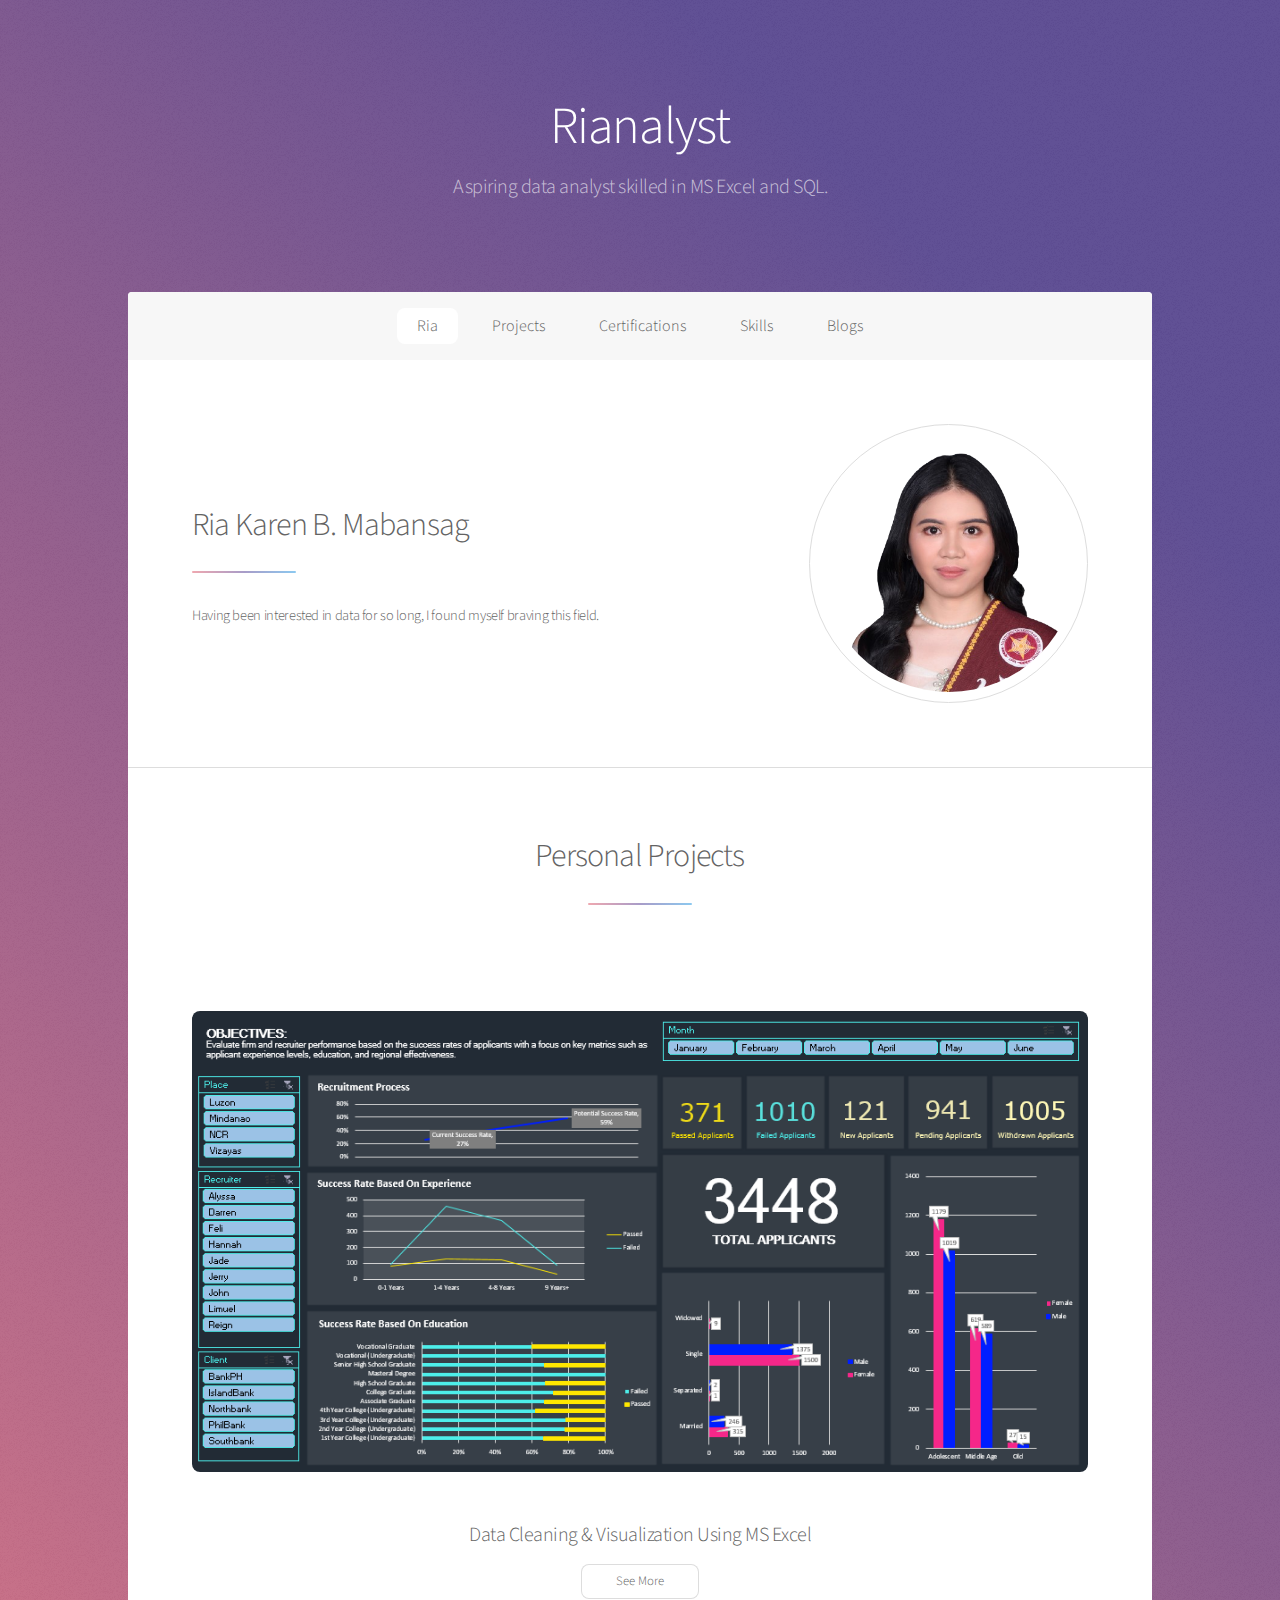
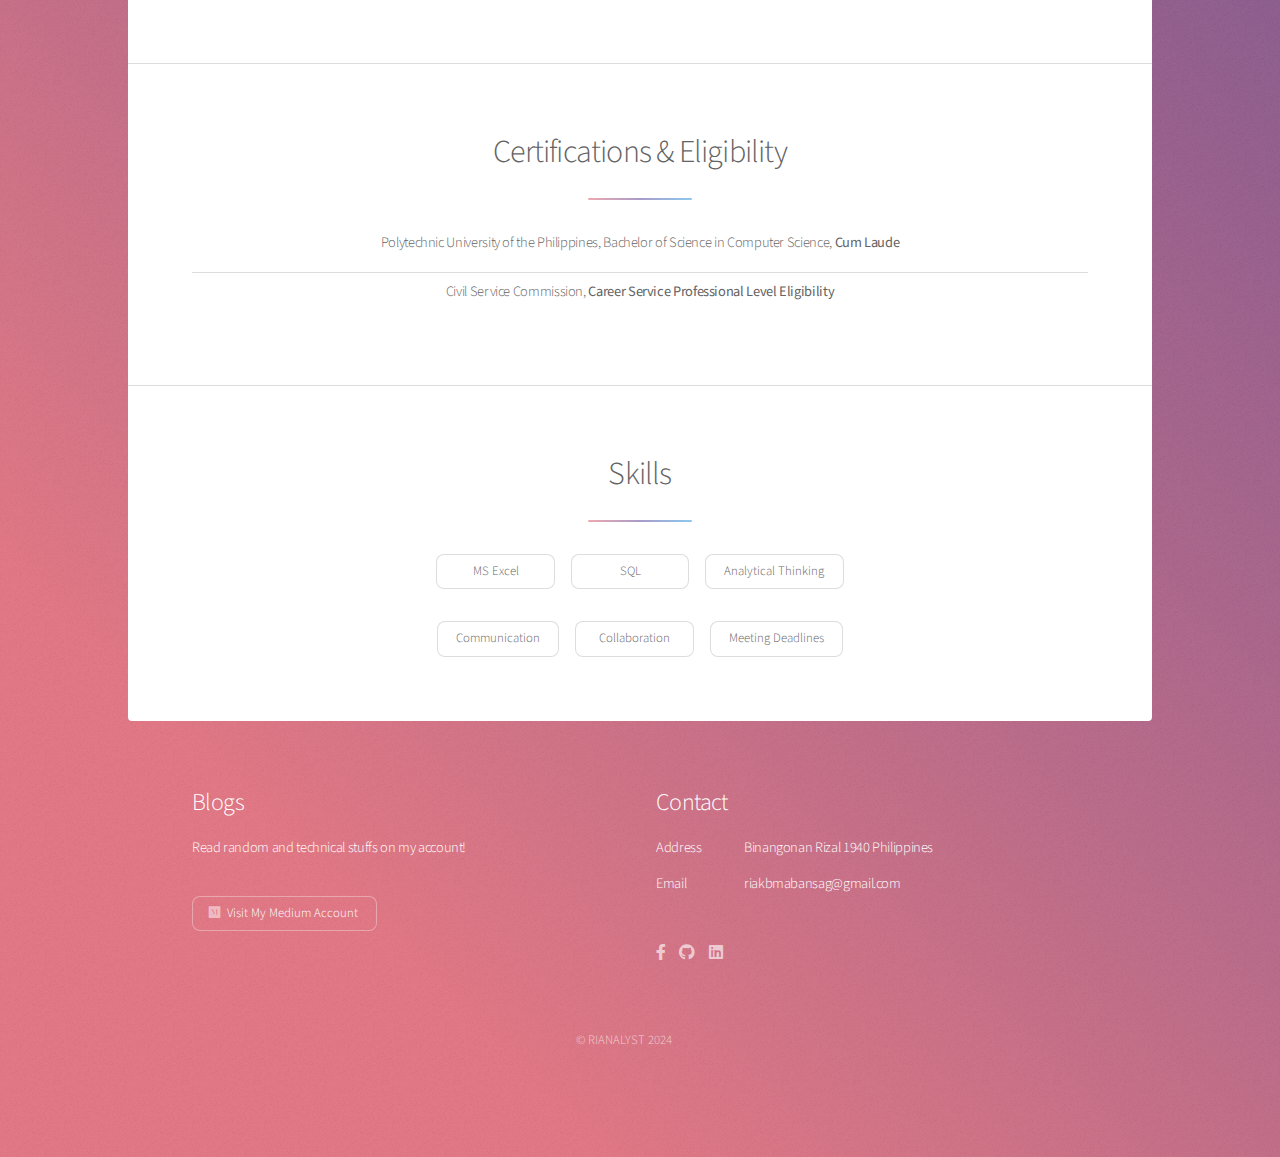
<file: index.html>
<!DOCTYPE HTML>

<html>
	<head>
		<title>Rianalyst</title>
		<meta charset="utf-8" />
		<meta name="viewport" content="width=device-width, initial-scale=1, user-scalable=no" />
		<link rel="stylesheet" href="assets/css/main.css" />
		<noscript><link rel="stylesheet" href="assets/css/noscript.css" /></noscript>
	</head>
	<body class="is-preload">

		<!-- Wrapper -->
			<div id="wrapper">

				<!-- Header -->
					<header id="header" class="alt">
						<h1>Rianalyst</h1>
						<p>Aspiring data analyst skilled in MS Excel and SQL.</p>
					</header>

				<!-- Nav -->
					<nav id="nav">
						<ul>
							<li><a href="#ria" class="active">Ria</a></li>
							<li><a href="#projects">Projects</a></li>
							<li><a href="#certs">Certifications</a></li>
							<li><a href="#skills">Skills</a></li>
							<li><a href="#blogs">Blogs</a></li>
						</ul>
					</nav>

				<!-- Main -->
					<div id="main">

						<!-- First -->
							<section id="ria" class="main">
								<div class="spotlight">
									<div class="content">
										<header class="major">
											<h2>Ria Karen B. Mabansag</h2>
										</header>
										<h5>Having been interested in data for so long, I found myself braving this field.</h5>
									</div>
									<span class="image"><img src="pics/MyPic.png" alt="" /></span>
								</div>
							</section>
						
						<!-- Second -->
						<section id="projects" class="main special">
							<header class="major">
								<h2>Personal Projects</h2>
								<br>
							</header>

							<div class="box alt">
								<div class="row gtr-uniform">
									<div class="col-12"><span class="image fit"><img src="pics/P1.PNG" alt="" /></span></div>
								</div>
							</div>
							
							<footer class="major">
								<h3>Data Cleaning & Visualization Using MS Excel</h3>
								<ul class="actions special">
									<li><a href="projects/projectone.html" target="_blank" class="button small">See More</a></li>
								</ul>
							</footer>
						</section>

						<!-- Third -->
						<section id="certs" class="main special">
							<div class="spotlight">
								<div class="content">
									<header class="major">
										<h2>Certifications & Eligibility</h2>
									</header>
									<ul class="alt">
										<li><h5>Polytechnic University of the Philippines, Bachelor of Science in Computer Science,
											<strong>Cum Laude</strong></h5></li>
										<li><h5>Civil Service Commission, <strong>Career Service Professional Level Eligibility</strong></h5></li>
									</ul>
								</div>
							</div>
						</section>

						<!-- Fourth -->
						<section id="skills" class="main special">
							<div class="spotlight">
								<div class="content">
									<header class="major">
										<h2>Skills</h2>
									</header>
									<ul class="actions special">
										<li><a class="button small">MS Excel</a></li>
										<li><a class="button small">SQL</a></li>
										<li><a class="button small">Analytical Thinking</a></li>
									</ul>
									<ul class="actions special">
										<li><a class="button small">Communication</a></li>
										<li><a class="button small">Collaboration</a></li>
										<li><a class="button small">Meeting Deadlines</a></li>
									</ul>
								</div>
							</div>
						</section>
					</div>

				<!-- Footer -->
					<footer id="footer">
						<section id="blogs">
							<h2>Blogs</h2>
							<h5>Read random and technical stuffs on my account!</h5>
							<br>
							<ul class="actions">
								<li><a href="https://medium.com/@riakbmabansag" class="button small icon solid brands fa-medium">Visit My Medium Account</a></li>
							</ul>
						</section>
						<section>
							<h2>Contact</h2>
							<dl class="alt">
								<dt><h5>Address</h5></dt>
								<dd><h5>Binangonan Rizal 1940 Philippines</h5></dd>
								<dt><h5>Email</h5></dt>
								<dd><a href="mailto:riakbmabansag@gmail.com" target="_blank"><h5>riakbmabansag@gmail.com</h5></a></dd>
							</dl>
							<ul class="icons">
								<li><a href="https://web.facebook.com/karen.benitezmabansag/" target="_blank" class="icon brands fa-facebook-f"><span class="label">Facebook</span></a></li>
								<li><a href="https://github.com/riavx" target="_blank" class="icon brands fa-github"><span class="label">GitHub</span></a></li>
								<li><a href="https://www.linkedin.com/in/ria-karen-mabansag-a00b29259/" target="_blank" class="icon brands fa-linkedin"><span class="label">LinkedIn</span></a></li>
							</ul>
						</section>
						<p class="copyright">&copy; RIANALYST 2024</p>
					</footer>

			</div>

		<!-- Scripts -->
			<script src="assets/js/jquery.min.js"></script>
			<script src="assets/js/jquery.scrollex.min.js"></script>
			<script src="assets/js/jquery.scrolly.min.js"></script>
			<script src="assets/js/browser.min.js"></script>
			<script src="assets/js/breakpoints.min.js"></script>
			<script src="assets/js/util.js"></script>
			<script src="assets/js/main.js"></script>

	</body>
</html>
</file>
<file: assets/css/noscript.css>
/*
	Stellar by HTML5 UP
	html5up.net | @ajlkn
	Free for personal and commercial use under the CCA 3.0 license (html5up.net/license)
*/

/* Header */

	body.is-preload #header.alt > * {
		opacity: 1;
	}

	body.is-preload #header.alt .logo {
		-moz-transform: none;
		-webkit-transform: none;
		-ms-transform: none;
		transform: none;
	}
</file>
<file: assets/css/main.css>
@import url(fontawesome-all.min.css);
@import 'https://fonts.googleapis.com/css?family=Source+Sans+Pro:300,400';

/*
	Stellar by HTML5 UP
	html5up.net | @ajlkn
	Free for personal and commercial use under the CCA 3.0 license (html5up.net/license)
*/

html, body, div, span, applet, object,
iframe, h1, h2, h3, h4, h5, h6, p, blockquote,
pre, a, abbr, acronym, address, big, cite,
code, del, dfn, em, img, ins, kbd, q, s, samp,
small, strike, strong, sub, sup, tt, var, b,
u, i, center, dl, dt, dd, ol, ul, li, fieldset,
form, label, legend, table, caption, tbody,
tfoot, thead, tr, th, td, article, aside,
canvas, details, embed, figure, figcaption,
footer, header, hgroup, menu, nav, output, ruby,
section, summary, time, mark, audio, video {
	margin: 0;
	padding: 0;
	border: 0;
	font-size: 100%;
	font: inherit;
	vertical-align: baseline;}

article, aside, details, figcaption, figure,
footer, header, hgroup, menu, nav, section {
	display: block;}

body {
	line-height: 1;
}

ol, ul {
	list-style: none;
}

blockquote, q {
	quotes: none;
}

	blockquote:before, blockquote:after, q:before, q:after {
		content: '';
		content: none;
	}

table {
	border-collapse: collapse;
	border-spacing: 0;
}

body {
	-webkit-text-size-adjust: none;
}

mark {
	background-color: transparent;
	color: inherit;
}

input::-moz-focus-inner {
	border: 0;
	padding: 0;
}

input, select, textarea {
	-moz-appearance: none;
	-webkit-appearance: none;
	-ms-appearance: none;
	appearance: none;
}

/* Basic */

	@-ms-viewport {
		width: device-width;
	}

	body {
		-ms-overflow-style: scrollbar;
	}

	@media screen and (max-width: 480px) {

		html, body {
			min-width: 320px;
		}

	}

	html {
		box-sizing: border-box;
	}

	*, *:before, *:after {
		box-sizing: inherit;
	}

	body {
		background-color: #935d8c;
		background-image: url("images/overlay.png"), -moz-linear-gradient(45deg, #e37682 15%, #5f4d93 85%);
		background-image: url("images/overlay.png"), -webkit-linear-gradient(45deg, #e37682 15%, #5f4d93 85%);
		background-image: url("images/overlay.png"), -ms-linear-gradient(45deg, #e37682 15%, #5f4d93 85%);
		background-image: url("images/overlay.png"), linear-gradient(45deg, #e37682 15%, #5f4d93 85%);
	}

		body.is-preload *, body.is-preload *:before, body.is-preload *:after {
			-moz-animation: none !important;
			-webkit-animation: none !important;
			-ms-animation: none !important;
			animation: none !important;
			-moz-transition: none !important;
			-webkit-transition: none !important;
			-ms-transition: none !important;
			transition: none !important;
		}

/* Type */

	body {
		background-color: #935d8c;
		color: rgba(255, 255, 255, 0.65);
	}

	body, input, select, textarea {
		font-family: "Source Sans Pro", Helvetica, sans-serif;
		font-size: 17pt;
		font-weight: 300;
		line-height: 1.65;
	}

		@media screen and (max-width: 1680px) {

			body, input, select, textarea {
				font-size: 14pt;
			}

		}

		@media screen and (max-width: 1280px) {

			body, input, select, textarea {
				font-size: 12pt;
			}

		}

		@media screen and (max-width: 360px) {

			body, input, select, textarea {
				font-size: 11pt;
			}

		}

	a {
		-moz-transition: color 0.2s ease, border-bottom 0.2s ease;
		-webkit-transition: color 0.2s ease, border-bottom 0.2s ease;
		-ms-transition: color 0.2s ease, border-bottom 0.2s ease;
		transition: color 0.2s ease, border-bottom 0.2s ease;
		text-decoration: none;
		border-bottom: dotted 1px;
		color: inherit;
	}

		a:hover {
			border-bottom-color: transparent;
		}

	strong, b {
		font-weight: 400;
	}

	em, i {
		font-style: italic;
	}

	p {
		margin: 0 0 2em 0;
	}

		p.content {
			-moz-columns: 20em 2;
			-webkit-columns: 20em 2;
			-ms-columns: 20em 2;
			columns: 20em 2;
			-moz-column-gap: 2em;
			-webkit-column-gap: 2em;
			-ms-column-gap: 2em;
			column-gap: 2em;
			text-align: justify;
		}

	h1, h2, h3, h4, h5, h6 {
		font-weight: 300;
		line-height: 1.5;
		margin: 0 0 0.7em 0;
		letter-spacing: -0.025em;
	}

		h1 a, h2 a, h3 a, h4 a, h5 a, h6 a {
			color: inherit;
			text-decoration: none;
		}

	h1 {
		font-size: 2.5em;
		line-height: 1.2;
	}

	h2 {
		font-size: 1.5em;
	}

	h3 {
		font-size: 1.25em;
	}

	h4 {
		font-size: 1.1em;
	}

	h5 {
		font-size: 0.9em;
	}

	h6 {
		font-size: 0.7em;
	}

	@media screen and (max-width: 736px) {

		h1 {
			font-size: 2em;
		}

	}

	sub {
		font-size: 0.8em;
		position: relative;
		top: 0.5em;
	}

	sup {
		font-size: 0.8em;
		position: relative;
		top: -0.5em;
	}

	blockquote {
		border-left: solid 4px;
		font-style: italic;
		margin: 0 0 2em 0;
		padding: 0.5em 0 0.5em 2em;
	}

	code {
		border-radius: 8px;
		border: solid 1px;
		font-family: "Courier New", monospace;
		font-size: 0.9em;
		margin: 0 0.25em;
		padding: 0.25em 0.65em;
	}

	pre {
		-webkit-overflow-scrolling: touch;
		font-family: "Courier New", monospace;
		font-size: 0.9em;
		margin: 0 0 2em 0;
	}

		pre code {
			display: block;
			line-height: 1.75;
			padding: 1em 1.5em;
			overflow-x: auto;
		}

	hr {
		border: 0;
		border-bottom: solid 1px;
		margin: 2em 0;
	}

		hr.major {
			margin: 3em 0;
		}

	.align-left {
		text-align: left;
	}

	.align-center {
		text-align: center;
	}

	.align-right {
		text-align: right;
	}

	input, select, textarea {
		color: #ffffff;
	}

	a:hover {
		color: #ffffff;
	}

	strong, b {
		color: #ffffff;
	}

	h1, h2, h3, h4, h5, h6 {
		color: #ffffff;
	}

	blockquote {
		border-left-color: rgba(255, 255, 255, 0.35);
	}

	code {
		background: rgba(255, 255, 255, 0.075);
		border-color: rgba(255, 255, 255, 0.35);
	}

	hr {
		border-bottom-color: rgba(255, 255, 255, 0.35);
	}

/* Row */

	.row {
		display: flex;
		flex-wrap: wrap;
		box-sizing: border-box;
		align-items: stretch;
	}

		.row > * {
			box-sizing: border-box;
		}

		.row.gtr-uniform > * > :last-child {
			margin-bottom: 0;
		}

		.row.aln-left {
			justify-content: flex-start;
		}

		.row.aln-center {
			justify-content: center;
		}

		.row.aln-right {
			justify-content: flex-end;
		}

		.row.aln-top {
			align-items: flex-start;
		}

		.row.aln-middle {
			align-items: center;
		}

		.row.aln-bottom {
			align-items: flex-end;
		}

		.row > .imp {
			order: -1;
		}

		.row > .col-1 {
			width: 8.33333%;
		}

		.row > .off-1 {
			margin-left: 8.33333%;
		}

		.row > .col-2 {
			width: 16.66667%;
		}

		.row > .off-2 {
			margin-left: 16.66667%;
		}

		.row > .col-3 {
			width: 25%;
		}

		.row > .off-3 {
			margin-left: 25%;
		}

		.row > .col-4 {
			width: 33.33333%;
		}

		.row > .off-4 {
			margin-left: 33.33333%;
		}

		.row > .col-5 {
			width: 41.66667%;
		}

		.row > .off-5 {
			margin-left: 41.66667%;
		}

		.row > .col-6 {
			width: 50%;
		}

		.row > .off-6 {
			margin-left: 50%;
		}

		.row > .col-7 {
			width: 58.33333%;
		}

		.row > .off-7 {
			margin-left: 58.33333%;
		}

		.row > .col-8 {
			width: 66.66667%;
		}

		.row > .off-8 {
			margin-left: 66.66667%;
		}

		.row > .col-9 {
			width: 75%;
		}

		.row > .off-9 {
			margin-left: 75%;
		}

		.row > .col-10 {
			width: 83.33333%;
		}

		.row > .off-10 {
			margin-left: 83.33333%;
		}

		.row > .col-11 {
			width: 91.66667%;
		}

		.row > .off-11 {
			margin-left: 91.66667%;
		}

		.row > .col-12 {
			width: 100%;
		}

		.row > .off-12 {
			margin-left: 100%;
		}

		.row.gtr-0 {
			margin-top: 0;
			margin-left: 0em;
		}

			.row.gtr-0 > * {
				padding: 0 0 0 0em;
			}

			.row.gtr-0.gtr-uniform {
				margin-top: 0em;
			}

				.row.gtr-0.gtr-uniform > * {
					padding-top: 0em;
				}

		.row.gtr-25 {
			margin-top: 0;
			margin-left: -0.375em;
		}

			.row.gtr-25 > * {
				padding: 0 0 0 0.375em;
			}

			.row.gtr-25.gtr-uniform {
				margin-top: -0.375em;
			}

				.row.gtr-25.gtr-uniform > * {
					padding-top: 0.375em;
				}

		.row.gtr-50 {
			margin-top: 0;
			margin-left: -0.75em;
		}

			.row.gtr-50 > * {
				padding: 0 0 0 0.75em;
			}

			.row.gtr-50.gtr-uniform {
				margin-top: -0.75em;
			}

				.row.gtr-50.gtr-uniform > * {
					padding-top: 0.75em;
				}

		.row {
			margin-top: 0;
			margin-left: -1.5em;
		}

			.row > * {
				padding: 0 0 0 1.5em;
			}

			.row.gtr-uniform {
				margin-top: -1.5em;
			}

				.row.gtr-uniform > * {
					padding-top: 1.5em;
				}

		.row.gtr-150 {
			margin-top: 0;
			margin-left: -2.25em;
		}

			.row.gtr-150 > * {
				padding: 0 0 0 2.25em;
			}

			.row.gtr-150.gtr-uniform {
				margin-top: -2.25em;
			}

				.row.gtr-150.gtr-uniform > * {
					padding-top: 2.25em;
				}

		.row.gtr-200 {
			margin-top: 0;
			margin-left: -3em;
		}

			.row.gtr-200 > * {
				padding: 0 0 0 3em;
			}

			.row.gtr-200.gtr-uniform {
				margin-top: -3em;
			}

				.row.gtr-200.gtr-uniform > * {
					padding-top: 3em;
				}

		@media screen and (max-width: 1680px) {

			.row {
				display: flex;
				flex-wrap: wrap;
				box-sizing: border-box;
				align-items: stretch;
			}

				.row > * {
					box-sizing: border-box;
				}

				.row.gtr-uniform > * > :last-child {
					margin-bottom: 0;
				}

				.row.aln-left {
					justify-content: flex-start;
				}

				.row.aln-center {
					justify-content: center;
				}

				.row.aln-right {
					justify-content: flex-end;
				}

				.row.aln-top {
					align-items: flex-start;
				}

				.row.aln-middle {
					align-items: center;
				}

				.row.aln-bottom {
					align-items: flex-end;
				}

				.row > .imp-xlarge {
					order: -1;
				}

				.row > .col-1-xlarge {
					width: 8.33333%;
				}

				.row > .off-1-xlarge {
					margin-left: 8.33333%;
				}

				.row > .col-2-xlarge {
					width: 16.66667%;
				}

				.row > .off-2-xlarge {
					margin-left: 16.66667%;
				}

				.row > .col-3-xlarge {
					width: 25%;
				}

				.row > .off-3-xlarge {
					margin-left: 25%;
				}

				.row > .col-4-xlarge {
					width: 33.33333%;
				}

				.row > .off-4-xlarge {
					margin-left: 33.33333%;
				}

				.row > .col-5-xlarge {
					width: 41.66667%;
				}

				.row > .off-5-xlarge {
					margin-left: 41.66667%;
				}

				.row > .col-6-xlarge {
					width: 50%;
				}

				.row > .off-6-xlarge {
					margin-left: 50%;
				}

				.row > .col-7-xlarge {
					width: 58.33333%;
				}

				.row > .off-7-xlarge {
					margin-left: 58.33333%;
				}

				.row > .col-8-xlarge {
					width: 66.66667%;
				}

				.row > .off-8-xlarge {
					margin-left: 66.66667%;
				}

				.row > .col-9-xlarge {
					width: 75%;
				}

				.row > .off-9-xlarge {
					margin-left: 75%;
				}

				.row > .col-10-xlarge {
					width: 83.33333%;
				}

				.row > .off-10-xlarge {
					margin-left: 83.33333%;
				}

				.row > .col-11-xlarge {
					width: 91.66667%;
				}

				.row > .off-11-xlarge {
					margin-left: 91.66667%;
				}

				.row > .col-12-xlarge {
					width: 100%;
				}

				.row > .off-12-xlarge {
					margin-left: 100%;
				}

				.row.gtr-0 {
					margin-top: 0;
					margin-left: 0em;
				}

					.row.gtr-0 > * {
						padding: 0 0 0 0em;
					}

					.row.gtr-0.gtr-uniform {
						margin-top: 0em;
					}

						.row.gtr-0.gtr-uniform > * {
							padding-top: 0em;
						}

				.row.gtr-25 {
					margin-top: 0;
					margin-left: -0.375em;
				}

					.row.gtr-25 > * {
						padding: 0 0 0 0.375em;
					}

					.row.gtr-25.gtr-uniform {
						margin-top: -0.375em;
					}

						.row.gtr-25.gtr-uniform > * {
							padding-top: 0.375em;
						}

				.row.gtr-50 {
					margin-top: 0;
					margin-left: -0.75em;
				}

					.row.gtr-50 > * {
						padding: 0 0 0 0.75em;
					}

					.row.gtr-50.gtr-uniform {
						margin-top: -0.75em;
					}

						.row.gtr-50.gtr-uniform > * {
							padding-top: 0.75em;
						}

				.row {
					margin-top: 0;
					margin-left: -1.5em;
				}

					.row > * {
						padding: 0 0 0 1.5em;
					}

					.row.gtr-uniform {
						margin-top: -1.5em;
					}

						.row.gtr-uniform > * {
							padding-top: 1.5em;
						}

				.row.gtr-150 {
					margin-top: 0;
					margin-left: -2.25em;
				}

					.row.gtr-150 > * {
						padding: 0 0 0 2.25em;
					}

					.row.gtr-150.gtr-uniform {
						margin-top: -2.25em;
					}

						.row.gtr-150.gtr-uniform > * {
							padding-top: 2.25em;
						}

				.row.gtr-200 {
					margin-top: 0;
					margin-left: -3em;
				}

					.row.gtr-200 > * {
						padding: 0 0 0 3em;
					}

					.row.gtr-200.gtr-uniform {
						margin-top: -3em;
					}

						.row.gtr-200.gtr-uniform > * {
							padding-top: 3em;
						}

		}

		@media screen and (max-width: 1280px) {

			.row {
				display: flex;
				flex-wrap: wrap;
				box-sizing: border-box;
				align-items: stretch;
			}

				.row > * {
					box-sizing: border-box;
				}

				.row.gtr-uniform > * > :last-child {
					margin-bottom: 0;
				}

				.row.aln-left {
					justify-content: flex-start;
				}

				.row.aln-center {
					justify-content: center;
				}

				.row.aln-right {
					justify-content: flex-end;
				}

				.row.aln-top {
					align-items: flex-start;
				}

				.row.aln-middle {
					align-items: center;
				}

				.row.aln-bottom {
					align-items: flex-end;
				}

				.row > .imp-large {
					order: -1;
				}

				.row > .col-1-large {
					width: 8.33333%;
				}

				.row > .off-1-large {
					margin-left: 8.33333%;
				}

				.row > .col-2-large {
					width: 16.66667%;
				}

				.row > .off-2-large {
					margin-left: 16.66667%;
				}

				.row > .col-3-large {
					width: 25%;
				}

				.row > .off-3-large {
					margin-left: 25%;
				}

				.row > .col-4-large {
					width: 33.33333%;
				}

				.row > .off-4-large {
					margin-left: 33.33333%;
				}

				.row > .col-5-large {
					width: 41.66667%;
				}

				.row > .off-5-large {
					margin-left: 41.66667%;
				}

				.row > .col-6-large {
					width: 50%;
				}

				.row > .off-6-large {
					margin-left: 50%;
				}

				.row > .col-7-large {
					width: 58.33333%;
				}

				.row > .off-7-large {
					margin-left: 58.33333%;
				}

				.row > .col-8-large {
					width: 66.66667%;
				}

				.row > .off-8-large {
					margin-left: 66.66667%;
				}

				.row > .col-9-large {
					width: 75%;
				}

				.row > .off-9-large {
					margin-left: 75%;
				}

				.row > .col-10-large {
					width: 83.33333%;
				}

				.row > .off-10-large {
					margin-left: 83.33333%;
				}

				.row > .col-11-large {
					width: 91.66667%;
				}

				.row > .off-11-large {
					margin-left: 91.66667%;
				}

				.row > .col-12-large {
					width: 100%;
				}

				.row > .off-12-large {
					margin-left: 100%;
				}

				.row.gtr-0 {
					margin-top: 0;
					margin-left: 0em;
				}

					.row.gtr-0 > * {
						padding: 0 0 0 0em;
					}

					.row.gtr-0.gtr-uniform {
						margin-top: 0em;
					}

						.row.gtr-0.gtr-uniform > * {
							padding-top: 0em;
						}

				.row.gtr-25 {
					margin-top: 0;
					margin-left: -0.375em;
				}

					.row.gtr-25 > * {
						padding: 0 0 0 0.375em;
					}

					.row.gtr-25.gtr-uniform {
						margin-top: -0.375em;
					}

						.row.gtr-25.gtr-uniform > * {
							padding-top: 0.375em;
						}

				.row.gtr-50 {
					margin-top: 0;
					margin-left: -0.75em;
				}

					.row.gtr-50 > * {
						padding: 0 0 0 0.75em;
					}

					.row.gtr-50.gtr-uniform {
						margin-top: -0.75em;
					}

						.row.gtr-50.gtr-uniform > * {
							padding-top: 0.75em;
						}

				.row {
					margin-top: 0;
					margin-left: -1.5em;
				}

					.row > * {
						padding: 0 0 0 1.5em;
					}

					.row.gtr-uniform {
						margin-top: -1.5em;
					}

						.row.gtr-uniform > * {
							padding-top: 1.5em;
						}

				.row.gtr-150 {
					margin-top: 0;
					margin-left: -2.25em;
				}

					.row.gtr-150 > * {
						padding: 0 0 0 2.25em;
					}

					.row.gtr-150.gtr-uniform {
						margin-top: -2.25em;
					}

						.row.gtr-150.gtr-uniform > * {
							padding-top: 2.25em;
						}

				.row.gtr-200 {
					margin-top: 0;
					margin-left: -3em;
				}

					.row.gtr-200 > * {
						padding: 0 0 0 3em;
					}

					.row.gtr-200.gtr-uniform {
						margin-top: -3em;
					}

						.row.gtr-200.gtr-uniform > * {
							padding-top: 3em;
						}

		}

		@media screen and (max-width: 980px) {

			.row {
				display: flex;
				flex-wrap: wrap;
				box-sizing: border-box;
				align-items: stretch;
			}

				.row > * {
					box-sizing: border-box;
				}

				.row.gtr-uniform > * > :last-child {
					margin-bottom: 0;
				}

				.row.aln-left {
					justify-content: flex-start;
				}

				.row.aln-center {
					justify-content: center;
				}

				.row.aln-right {
					justify-content: flex-end;
				}

				.row.aln-top {
					align-items: flex-start;
				}

				.row.aln-middle {
					align-items: center;
				}

				.row.aln-bottom {
					align-items: flex-end;
				}

				.row > .imp-medium {
					order: -1;
				}

				.row > .col-1-medium {
					width: 8.33333%;
				}

				.row > .off-1-medium {
					margin-left: 8.33333%;
				}

				.row > .col-2-medium {
					width: 16.66667%;
				}

				.row > .off-2-medium {
					margin-left: 16.66667%;
				}

				.row > .col-3-medium {
					width: 25%;
				}

				.row > .off-3-medium {
					margin-left: 25%;
				}

				.row > .col-4-medium {
					width: 33.33333%;
				}

				.row > .off-4-medium {
					margin-left: 33.33333%;
				}

				.row > .col-5-medium {
					width: 41.66667%;
				}

				.row > .off-5-medium {
					margin-left: 41.66667%;
				}

				.row > .col-6-medium {
					width: 50%;
				}

				.row > .off-6-medium {
					margin-left: 50%;
				}

				.row > .col-7-medium {
					width: 58.33333%;
				}

				.row > .off-7-medium {
					margin-left: 58.33333%;
				}

				.row > .col-8-medium {
					width: 66.66667%;
				}

				.row > .off-8-medium {
					margin-left: 66.66667%;
				}

				.row > .col-9-medium {
					width: 75%;
				}

				.row > .off-9-medium {
					margin-left: 75%;
				}

				.row > .col-10-medium {
					width: 83.33333%;
				}

				.row > .off-10-medium {
					margin-left: 83.33333%;
				}

				.row > .col-11-medium {
					width: 91.66667%;
				}

				.row > .off-11-medium {
					margin-left: 91.66667%;
				}

				.row > .col-12-medium {
					width: 100%;
				}

				.row > .off-12-medium {
					margin-left: 100%;
				}

				.row.gtr-0 {
					margin-top: 0;
					margin-left: 0em;
				}

					.row.gtr-0 > * {
						padding: 0 0 0 0em;
					}

					.row.gtr-0.gtr-uniform {
						margin-top: 0em;
					}

						.row.gtr-0.gtr-uniform > * {
							padding-top: 0em;
						}

				.row.gtr-25 {
					margin-top: 0;
					margin-left: -0.375em;
				}

					.row.gtr-25 > * {
						padding: 0 0 0 0.375em;
					}

					.row.gtr-25.gtr-uniform {
						margin-top: -0.375em;
					}

						.row.gtr-25.gtr-uniform > * {
							padding-top: 0.375em;
						}

				.row.gtr-50 {
					margin-top: 0;
					margin-left: -0.75em;
				}

					.row.gtr-50 > * {
						padding: 0 0 0 0.75em;
					}

					.row.gtr-50.gtr-uniform {
						margin-top: -0.75em;
					}

						.row.gtr-50.gtr-uniform > * {
							padding-top: 0.75em;
						}

				.row {
					margin-top: 0;
					margin-left: -1.5em;
				}

					.row > * {
						padding: 0 0 0 1.5em;
					}

					.row.gtr-uniform {
						margin-top: -1.5em;
					}

						.row.gtr-uniform > * {
							padding-top: 1.5em;
						}

				.row.gtr-150 {
					margin-top: 0;
					margin-left: -2.25em;
				}

					.row.gtr-150 > * {
						padding: 0 0 0 2.25em;
					}

					.row.gtr-150.gtr-uniform {
						margin-top: -2.25em;
					}

						.row.gtr-150.gtr-uniform > * {
							padding-top: 2.25em;
						}

				.row.gtr-200 {
					margin-top: 0;
					margin-left: -3em;
				}

					.row.gtr-200 > * {
						padding: 0 0 0 3em;
					}

					.row.gtr-200.gtr-uniform {
						margin-top: -3em;
					}

						.row.gtr-200.gtr-uniform > * {
							padding-top: 3em;
						}

		}

		@media screen and (max-width: 736px) {

			.row {
				display: flex;
				flex-wrap: wrap;
				box-sizing: border-box;
				align-items: stretch;
			}

				.row > * {
					box-sizing: border-box;
				}

				.row.gtr-uniform > * > :last-child {
					margin-bottom: 0;
				}

				.row.aln-left {
					justify-content: flex-start;
				}

				.row.aln-center {
					justify-content: center;
				}

				.row.aln-right {
					justify-content: flex-end;
				}

				.row.aln-top {
					align-items: flex-start;
				}

				.row.aln-middle {
					align-items: center;
				}

				.row.aln-bottom {
					align-items: flex-end;
				}

				.row > .imp-small {
					order: -1;
				}

				.row > .col-1-small {
					width: 8.33333%;
				}

				.row > .off-1-small {
					margin-left: 8.33333%;
				}

				.row > .col-2-small {
					width: 16.66667%;
				}

				.row > .off-2-small {
					margin-left: 16.66667%;
				}

				.row > .col-3-small {
					width: 25%;
				}

				.row > .off-3-small {
					margin-left: 25%;
				}

				.row > .col-4-small {
					width: 33.33333%;
				}

				.row > .off-4-small {
					margin-left: 33.33333%;
				}

				.row > .col-5-small {
					width: 41.66667%;
				}

				.row > .off-5-small {
					margin-left: 41.66667%;
				}

				.row > .col-6-small {
					width: 50%;
				}

				.row > .off-6-small {
					margin-left: 50%;
				}

				.row > .col-7-small {
					width: 58.33333%;
				}

				.row > .off-7-small {
					margin-left: 58.33333%;
				}

				.row > .col-8-small {
					width: 66.66667%;
				}

				.row > .off-8-small {
					margin-left: 66.66667%;
				}

				.row > .col-9-small {
					width: 75%;
				}

				.row > .off-9-small {
					margin-left: 75%;
				}

				.row > .col-10-small {
					width: 83.33333%;
				}

				.row > .off-10-small {
					margin-left: 83.33333%;
				}

				.row > .col-11-small {
					width: 91.66667%;
				}

				.row > .off-11-small {
					margin-left: 91.66667%;
				}

				.row > .col-12-small {
					width: 100%;
				}

				.row > .off-12-small {
					margin-left: 100%;
				}

				.row.gtr-0 {
					margin-top: 0;
					margin-left: 0em;
				}

					.row.gtr-0 > * {
						padding: 0 0 0 0em;
					}

					.row.gtr-0.gtr-uniform {
						margin-top: 0em;
					}

						.row.gtr-0.gtr-uniform > * {
							padding-top: 0em;
						}

				.row.gtr-25 {
					margin-top: 0;
					margin-left: -0.25em;
				}

					.row.gtr-25 > * {
						padding: 0 0 0 0.25em;
					}

					.row.gtr-25.gtr-uniform {
						margin-top: -0.25em;
					}

						.row.gtr-25.gtr-uniform > * {
							padding-top: 0.25em;
						}

				.row.gtr-50 {
					margin-top: 0;
					margin-left: -0.5em;
				}

					.row.gtr-50 > * {
						padding: 0 0 0 0.5em;
					}

					.row.gtr-50.gtr-uniform {
						margin-top: -0.5em;
					}

						.row.gtr-50.gtr-uniform > * {
							padding-top: 0.5em;
						}

				.row {
					margin-top: 0;
					margin-left: -1em;
				}

					.row > * {
						padding: 0 0 0 1em;
					}

					.row.gtr-uniform {
						margin-top: -1em;
					}

						.row.gtr-uniform > * {
							padding-top: 1em;
						}

				.row.gtr-150 {
					margin-top: 0;
					margin-left: -1.5em;
				}

					.row.gtr-150 > * {
						padding: 0 0 0 1.5em;
					}

					.row.gtr-150.gtr-uniform {
						margin-top: -1.5em;
					}

						.row.gtr-150.gtr-uniform > * {
							padding-top: 1.5em;
						}

				.row.gtr-200 {
					margin-top: 0;
					margin-left: -2em;
				}

					.row.gtr-200 > * {
						padding: 0 0 0 2em;
					}

					.row.gtr-200.gtr-uniform {
						margin-top: -2em;
					}

						.row.gtr-200.gtr-uniform > * {
							padding-top: 2em;
						}

		}

		@media screen and (max-width: 480px) {

			.row {
				display: flex;
				flex-wrap: wrap;
				box-sizing: border-box;
				align-items: stretch;
			}

				.row > * {
					box-sizing: border-box;
				}

				.row.gtr-uniform > * > :last-child {
					margin-bottom: 0;
				}

				.row.aln-left {
					justify-content: flex-start;
				}

				.row.aln-center {
					justify-content: center;
				}

				.row.aln-right {
					justify-content: flex-end;
				}

				.row.aln-top {
					align-items: flex-start;
				}

				.row.aln-middle {
					align-items: center;
				}

				.row.aln-bottom {
					align-items: flex-end;
				}

				.row > .imp-xsmall {
					order: -1;
				}

				.row > .col-1-xsmall {
					width: 8.33333%;
				}

				.row > .off-1-xsmall {
					margin-left: 8.33333%;
				}

				.row > .col-2-xsmall {
					width: 16.66667%;
				}

				.row > .off-2-xsmall {
					margin-left: 16.66667%;
				}

				.row > .col-3-xsmall {
					width: 25%;
				}

				.row > .off-3-xsmall {
					margin-left: 25%;
				}

				.row > .col-4-xsmall {
					width: 33.33333%;
				}

				.row > .off-4-xsmall {
					margin-left: 33.33333%;
				}

				.row > .col-5-xsmall {
					width: 41.66667%;
				}

				.row > .off-5-xsmall {
					margin-left: 41.66667%;
				}

				.row > .col-6-xsmall {
					width: 50%;
				}

				.row > .off-6-xsmall {
					margin-left: 50%;
				}

				.row > .col-7-xsmall {
					width: 58.33333%;
				}

				.row > .off-7-xsmall {
					margin-left: 58.33333%;
				}

				.row > .col-8-xsmall {
					width: 66.66667%;
				}

				.row > .off-8-xsmall {
					margin-left: 66.66667%;
				}

				.row > .col-9-xsmall {
					width: 75%;
				}

				.row > .off-9-xsmall {
					margin-left: 75%;
				}

				.row > .col-10-xsmall {
					width: 83.33333%;
				}

				.row > .off-10-xsmall {
					margin-left: 83.33333%;
				}

				.row > .col-11-xsmall {
					width: 91.66667%;
				}

				.row > .off-11-xsmall {
					margin-left: 91.66667%;
				}

				.row > .col-12-xsmall {
					width: 100%;
				}

				.row > .off-12-xsmall {
					margin-left: 100%;
				}

				.row.gtr-0 {
					margin-top: 0;
					margin-left: 0em;
				}

					.row.gtr-0 > * {
						padding: 0 0 0 0em;
					}

					.row.gtr-0.gtr-uniform {
						margin-top: 0em;
					}

						.row.gtr-0.gtr-uniform > * {
							padding-top: 0em;
						}

				.row.gtr-25 {
					margin-top: 0;
					margin-left: -0.3125em;
				}

					.row.gtr-25 > * {
						padding: 0 0 0 0.3125em;
					}

					.row.gtr-25.gtr-uniform {
						margin-top: -0.3125em;
					}

						.row.gtr-25.gtr-uniform > * {
							padding-top: 0.3125em;
						}

				.row.gtr-50 {
					margin-top: 0;
					margin-left: -0.625em;
				}

					.row.gtr-50 > * {
						padding: 0 0 0 0.625em;
					}

					.row.gtr-50.gtr-uniform {
						margin-top: -0.625em;
					}

						.row.gtr-50.gtr-uniform > * {
							padding-top: 0.625em;
						}

				.row {
					margin-top: 0;
					margin-left: -1.25em;
				}

					.row > * {
						padding: 0 0 0 1.25em;
					}

					.row.gtr-uniform {
						margin-top: -1.25em;
					}

						.row.gtr-uniform > * {
							padding-top: 1.25em;
						}

				.row.gtr-150 {
					margin-top: 0;
					margin-left: -1.875em;
				}

					.row.gtr-150 > * {
						padding: 0 0 0 1.875em;
					}

					.row.gtr-150.gtr-uniform {
						margin-top: -1.875em;
					}

						.row.gtr-150.gtr-uniform > * {
							padding-top: 1.875em;
						}

				.row.gtr-200 {
					margin-top: 0;
					margin-left: -2.5em;
				}

					.row.gtr-200 > * {
						padding: 0 0 0 2.5em;
					}

					.row.gtr-200.gtr-uniform {
						margin-top: -2.5em;
					}

						.row.gtr-200.gtr-uniform > * {
							padding-top: 2.5em;
						}

		}

/* Box */

	.box {
		border-radius: 8px;
		border: solid;
		margin-bottom: 2em;
		padding: 1.5em;
	}

		.box > :last-child,
		.box > :last-child > :last-child,
		.box > :last-child > :last-child > :last-child {
			margin-bottom: 0;
		}

		.box.alt {
			border: 0;
			border-radius: 0;
			padding: 0;
		}

	.box {
		border-color: rgba(255, 255, 255, 0.35);
	}

/* Button */

	input[type="submit"],
	input[type="reset"],
	input[type="button"],
	button,
	.button {
		-moz-appearance: none;
		-webkit-appearance: none;
		-ms-appearance: none;
		appearance: none;
		-moz-transition: background-color 0.2s ease-in-out, color 0.2s ease-in-out;
		-webkit-transition: background-color 0.2s ease-in-out, color 0.2s ease-in-out;
		-ms-transition: background-color 0.2s ease-in-out, color 0.2s ease-in-out;
		transition: background-color 0.2s ease-in-out, color 0.2s ease-in-out;
		border-radius: 8px;
		border: 0;
		cursor: pointer;
		display: inline-block;
		font-weight: 300;
		height: 2.75em;
		line-height: 2.75em;
		min-width: 9.25em;
		padding: 0 1.5em;
		text-align: center;
		text-decoration: none;
		white-space: nowrap;
	}

		input[type="submit"].icon,
		input[type="reset"].icon,
		input[type="button"].icon,
		button.icon,
		.button.icon {
			padding-left: 1.35em;
		}

			input[type="submit"].icon:before,
			input[type="reset"].icon:before,
			input[type="button"].icon:before,
			button.icon:before,
			.button.icon:before {
				margin-right: 0.5em;
			}

		input[type="submit"].fit,
		input[type="reset"].fit,
		input[type="button"].fit,
		button.fit,
		.button.fit {
			width: 100%;
		}

		input[type="submit"].small,
		input[type="reset"].small,
		input[type="button"].small,
		button.small,
		.button.small {
			font-size: 0.8em;
		}

		input[type="submit"].large,
		input[type="reset"].large,
		input[type="button"].large,
		button.large,
		.button.large {
			font-size: 1.35em;
		}

		input[type="submit"].disabled, input[type="submit"]:disabled,
		input[type="reset"].disabled,
		input[type="reset"]:disabled,
		input[type="button"].disabled,
		input[type="button"]:disabled,
		button.disabled,
		button:disabled,
		.button.disabled,
		.button:disabled {
			pointer-events: none;
			opacity: 0.25;
		}

		@media screen and (max-width: 736px) {

			input[type="submit"],
			input[type="reset"],
			input[type="button"],
			button,
			.button {
				min-width: 0;
			}

		}

	input[type="submit"],
	input[type="reset"],
	input[type="button"],
	button,
	.button {
		background-color: transparent;
		box-shadow: inset 0 0 0 1px rgba(255, 255, 255, 0.35);
		color: #ffffff !important;
	}

		input[type="submit"]:hover,
		input[type="reset"]:hover,
		input[type="button"]:hover,
		button:hover,
		.button:hover {
			background-color: rgba(255, 255, 255, 0.075);
		}

		input[type="submit"]:active,
		input[type="reset"]:active,
		input[type="button"]:active,
		button:active,
		.button:active {
			background-color: rgba(255, 255, 255, 0.2);
		}

		input[type="submit"].icon:before,
		input[type="reset"].icon:before,
		input[type="button"].icon:before,
		button.icon:before,
		.button.icon:before {
			color: rgba(255, 255, 255, 0.5);
		}

		input[type="submit"].primary,
		input[type="reset"].primary,
		input[type="button"].primary,
		button.primary,
		.button.primary {
			background-color: #8cc9f0;
			color: #ffffff !important;
			box-shadow: none;
		}

			input[type="submit"].primary:hover,
			input[type="reset"].primary:hover,
			input[type="button"].primary:hover,
			button.primary:hover,
			.button.primary:hover {
				background-color: #9acff2;
			}

			input[type="submit"].primary:active,
			input[type="reset"].primary:active,
			input[type="button"].primary:active,
			button.primary:active,
			.button.primary:active {
				background-color: #7ec3ee;
			}

			input[type="submit"].primary.icon:before,
			input[type="reset"].primary.icon:before,
			input[type="button"].primary.icon:before,
			button.primary.icon:before,
			.button.primary.icon:before {
				color: #ffffff !important;
			}

/* Form */

	form {
		margin: 0 0 2em 0;
	}

	label {
		display: block;
		font-size: 0.9em;
		font-weight: 400;
		margin: 0 0 1em 0;
	}

	input[type="text"],
	input[type="password"],
	input[type="email"],
	select,
	textarea {
		-moz-appearance: none;
		-webkit-appearance: none;
		-ms-appearance: none;
		appearance: none;
		border-radius: 8px;
		border: solid 1px;
		color: inherit;
		display: block;
		outline: 0;
		padding: 0 1em;
		text-decoration: none;
		width: 100%;
	}

		input[type="text"]:invalid,
		input[type="password"]:invalid,
		input[type="email"]:invalid,
		select:invalid,
		textarea:invalid {
			box-shadow: none;
		}

	select {
		background-size: 1.25rem;
		background-repeat: no-repeat;
		background-position: calc(100% - 1rem) center;
		height: 2.75em;
		padding-right: 2.75em;
		text-overflow: ellipsis;
	}

		select:focus::-ms-value {
			background-color: transparent;
		}

		select::-ms-expand {
			display: none;
		}

	input[type="text"],
	input[type="password"],
	input[type="email"],
	select {
		height: 2.75em;
	}

	textarea {
		padding: 0.75em 1em;
	}

	input[type="checkbox"],
	input[type="radio"] {
		-moz-appearance: none;
		-webkit-appearance: none;
		-ms-appearance: none;
		appearance: none;
		display: block;
		float: left;
		margin-right: -2em;
		opacity: 0;
		width: 1em;
		z-index: -1;
	}

		input[type="checkbox"] + label,
		input[type="radio"] + label {
			text-decoration: none;
			cursor: pointer;
			display: inline-block;
			font-size: 1em;
			font-weight: 300;
			padding-left: 2.4em;
			padding-right: 0.75em;
			position: relative;
		}

			input[type="checkbox"] + label:before,
			input[type="radio"] + label:before {
				-moz-osx-font-smoothing: grayscale;
				-webkit-font-smoothing: antialiased;
				display: inline-block;
				font-style: normal;
				font-variant: normal;
				text-rendering: auto;
				line-height: 1;
				text-transform: none !important;
				font-family: 'Font Awesome 5 Free';
				font-weight: 900;
			}

			input[type="checkbox"] + label:before,
			input[type="radio"] + label:before {
				border-radius: 8px;
				border: solid 1px;
				content: '';
				display: inline-block;
				font-size: 0.8em;
				height: 2.0625em;
				left: 0;
				line-height: 2.0625em;
				position: absolute;
				text-align: center;
				top: 0;
				width: 2.0625em;
			}

		input[type="checkbox"]:checked + label:before,
		input[type="radio"]:checked + label:before {
			content: '\f00c';
		}

	input[type="checkbox"] + label:before {
		border-radius: 8px;
	}

	input[type="radio"] + label:before {
		border-radius: 100%;
	}

	::-webkit-input-placeholder {
		opacity: 1.0;
	}

	:-moz-placeholder {
		opacity: 1.0;
	}

	::-moz-placeholder {
		opacity: 1.0;
	}

	:-ms-input-placeholder {
		opacity: 1.0;
	}

	label {
		color: #ffffff;
	}

	input[type="text"],
	input[type="password"],
	input[type="email"],
	select,
	textarea {
		background-color: rgba(255, 255, 255, 0.075);
		border-color: rgba(255, 255, 255, 0.35);
	}

		input[type="text"]:focus,
		input[type="password"]:focus,
		input[type="email"]:focus,
		select:focus,
		textarea:focus {
			border-color: #8cc9f0;
			box-shadow: 0 0 0 1px #8cc9f0;
		}

	select {
		background-image: url("data:image/svg+xml;charset=utf8,%3Csvg xmlns='http://www.w3.org/2000/svg' width='40' height='40' preserveAspectRatio='none' viewBox='0 0 40 40'%3E%3Cpath d='M9.4,12.3l10.4,10.4l10.4-10.4c0.2-0.2,0.5-0.4,0.9-0.4c0.3,0,0.6,0.1,0.9,0.4l3.3,3.3c0.2,0.2,0.4,0.5,0.4,0.9 c0,0.4-0.1,0.6-0.4,0.9L20.7,31.9c-0.2,0.2-0.5,0.4-0.9,0.4c-0.3,0-0.6-0.1-0.9-0.4L4.3,17.3c-0.2-0.2-0.4-0.5-0.4-0.9 c0-0.4,0.1-0.6,0.4-0.9l3.3-3.3c0.2-0.2,0.5-0.4,0.9-0.4S9.1,12.1,9.4,12.3z' fill='rgba(255, 255, 255, 0.35)' /%3E%3C/svg%3E");
	}

		select option {
			color: #ffffff;
			background: #935d8c;
		}

	input[type="checkbox"] + label,
	input[type="radio"] + label {
		color: rgba(255, 255, 255, 0.65);
	}

		input[type="checkbox"] + label:before,
		input[type="radio"] + label:before {
			background: rgba(255, 255, 255, 0.075);
			border-color: rgba(255, 255, 255, 0.35);
		}

	input[type="checkbox"]:checked + label:before,
	input[type="radio"]:checked + label:before {
		background-color: #ffffff;
		border-color: #ffffff;
		color: #935d8c;
	}

	input[type="checkbox"]:focus + label:before,
	input[type="radio"]:focus + label:before {
		border-color: #8cc9f0;
		box-shadow: 0 0 0 1px #8cc9f0;
	}

	::-webkit-input-placeholder {
		color: rgba(255, 255, 255, 0.5) !important;
	}

	:-moz-placeholder {
		color: rgba(255, 255, 255, 0.5) !important;
	}

	::-moz-placeholder {
		color: rgba(255, 255, 255, 0.5) !important;
	}

	:-ms-input-placeholder {
		color: rgba(255, 255, 255, 0.5) !important;
	}

	.formerize-placeholder {
		color: rgba(255, 255, 255, 0.5) !important;
	}

/* Icon */

	.icon {
		text-decoration: none;
		-moz-transition: background-color 0.2s ease-in-out, color 0.2s ease-in-out;
		-webkit-transition: background-color 0.2s ease-in-out, color 0.2s ease-in-out;
		-ms-transition: background-color 0.2s ease-in-out, color 0.2s ease-in-out;
		transition: background-color 0.2s ease-in-out, color 0.2s ease-in-out;
		border-bottom: none;
		position: relative;
	}

		.icon:before {
			-moz-osx-font-smoothing: grayscale;
			-webkit-font-smoothing: antialiased;
			display: inline-block;
			font-style: normal;
			font-variant: normal;
			text-rendering: auto;
			line-height: 1;
			text-transform: none !important;
			font-family: 'Font Awesome 5 Free';
			font-weight: 400;
		}

		.icon > .label {
			display: none;
		}

		.icon:before {
			line-height: solid;
		}

		.icon.solid:before {
			font-weight: 900;
		}

		.icon.brands:before {
			font-family: 'Font Awesome 5 Brands';
		}

		.icon.major {
			border: solid 1px;
			display: inline-block;
			border-radius: 100%;
			padding: 0.65em;
			margin: 0 0 2em 0;
			cursor: default;
		}

			.icon.major:before {
				display: inline-block;
				font-size: 6.25rem;
				width: 2.25em;
				height: 2.25em;
				line-height: 2.2em;
				border-radius: 100%;
				border: solid 1px;
				text-align: center;
			}

		.icon.alt {
			display: inline-block;
			border: solid 1px;
			border-radius: 100%;
		}

			.icon.alt:before {
				display: block;
				font-size: 1.25em;
				width: 2em;
				height: 2em;
				text-align: center;
				line-height: 2em;
			}

		.icon.style1 {
			color: #efa8b0;
		}

		.icon.style2 {
			color: #c79cc8;
		}

		.icon.style3 {
			color: #a89cc8;
		}

		.icon.style4 {
			color: #9bb2e1;
		}

		.icon.style5 {
			color: #8cc9f0;
		}

		@media screen and (max-width: 1680px) {

			.icon.major:before {
				font-size: 5.5rem;
			}

		}

		@media screen and (max-width: 1280px) {

			.icon.major:before {
				font-size: 4.75rem;
			}

		}

		@media screen and (max-width: 736px) {

			.icon.major {
				margin: 0 0 1.5em 0;
				padding: 0.35em;
			}

				.icon.major:before {
					font-size: 3.5rem;
				}

		}

	.icon.major {
		border-color: rgba(255, 255, 255, 0.35);
	}

		.icon.major:before {
			border-color: rgba(255, 255, 255, 0.35);
		}

	.icon.alt {
		border-color: rgba(255, 255, 255, 0.35);
		color: #ffffff;
	}

		.icon.alt:hover {
			background-color: rgba(255, 255, 255, 0.075);
		}

		.icon.alt:active {
			background-color: rgba(255, 255, 255, 0.2);
		}

/* Image */

	.image {
		border-radius: 8px;
		border: 0;
		display: inline-block;
		position: relative;
	}

		.image img {
			border-radius: 8px;
			display: block;
		}

		.image.left, .image.right {
			max-width: 40%;
		}

			.image.left img, .image.right img {
				width: 100%;
			}

		.image.left {
			float: left;
			margin: 0 1.5em 1em 0;
			top: 0.25em;
		}

		.image.right {
			float: right;
			margin: 0 0 1em 1.5em;
			top: 0.25em;
		}

		.image.fit {
			display: block;
			margin: 0 0 2em 0;
			width: 100%;
		}

			.image.fit img {
				width: 100%;
			}

		.image.main {
			display: block;
			margin: 0 0 3em 0;
			width: 100%;
		}

			.image.main img {
				width: 100%;
			}

/* List */

	ol {
		list-style: decimal;
		margin: 0 0 2em 0;
		padding-left: 1.25em;
	}

		ol li {
			padding-left: 0.25em;
		}

	ul {
		list-style: disc;
		margin: 0 0 2em 0;
		padding-left: 1em;
	}

		ul li {
			padding-left: 0.5em;
		}

		ul.alt {
			list-style: none;
			padding-left: 0;
		}

			ul.alt li {
				border-top: solid 1px;
				padding: 0.5em 0;
			}

				ul.alt li:first-child {
					border-top: 0;
					padding-top: 0;
				}

	dl {
		margin: 0 0 2em 0;
	}

		dl dt {
			display: block;
			font-weight: 400;
			margin: 0 0 1em 0;
		}

		dl dd {
			margin-left: 2em;
		}

		dl.alt dt {
			display: block;
			width: 3em;
			margin: 0;
			clear: left;
			float: left;
		}

		dl.alt dd {
			margin: 0 0 0.85em 5.5em;
		}

		dl.alt:after {
			content: '';
			display: block;
			clear: both;
		}

	ul.alt li {
		border-top-color: rgba(255, 255, 255, 0.35);
	}

	dl dt {
		color: #ffffff;
	}

/* Actions */

	ul.actions {
		display: -moz-flex;
		display: -webkit-flex;
		display: -ms-flex;
		display: flex;
		cursor: default;
		list-style: none;
		margin-left: -1em;
		padding-left: 0;
	}

		ul.actions li {
			padding: 0 0 0 1em;
			vertical-align: middle;
		}

		ul.actions.special {
			-moz-justify-content: center;
			-webkit-justify-content: center;
			-ms-justify-content: center;
			justify-content: center;
			width: 100%;
			margin-left: 0;
		}

			ul.actions.special li:first-child {
				padding-left: 0;
			}

		ul.actions.stacked {
			-moz-flex-direction: column;
			-webkit-flex-direction: column;
			-ms-flex-direction: column;
			flex-direction: column;
			margin-left: 0;
		}

			ul.actions.stacked li {
				padding: 1.3em 0 0 0;
			}

				ul.actions.stacked li:first-child {
					padding-top: 0;
				}

		ul.actions.fit {
			width: calc(100% + 1em);
		}

			ul.actions.fit li {
				-moz-flex-grow: 1;
				-webkit-flex-grow: 1;
				-ms-flex-grow: 1;
				flex-grow: 1;
				-moz-flex-shrink: 1;
				-webkit-flex-shrink: 1;
				-ms-flex-shrink: 1;
				flex-shrink: 1;
				width: 100%;
			}

				ul.actions.fit li > * {
					width: 100%;
				}

			ul.actions.fit.stacked {
				width: 100%;
			}

		@media screen and (max-width: 480px) {

			ul.actions:not(.fixed) {
				-moz-flex-direction: column;
				-webkit-flex-direction: column;
				-ms-flex-direction: column;
				flex-direction: column;
				margin-left: 0;
				width: 100% !important;
			}

				ul.actions:not(.fixed) li {
					-moz-flex-grow: 1;
					-webkit-flex-grow: 1;
					-ms-flex-grow: 1;
					flex-grow: 1;
					-moz-flex-shrink: 1;
					-webkit-flex-shrink: 1;
					-ms-flex-shrink: 1;
					flex-shrink: 1;
					padding: 1em 0 0 0;
					text-align: center;
					width: 100%;
				}

					ul.actions:not(.fixed) li > * {
						width: 100%;
					}

					ul.actions:not(.fixed) li:first-child {
						padding-top: 0;
					}

					ul.actions:not(.fixed) li input[type="submit"],
					ul.actions:not(.fixed) li input[type="reset"],
					ul.actions:not(.fixed) li input[type="button"],
					ul.actions:not(.fixed) li button,
					ul.actions:not(.fixed) li .button {
						width: 100%;
					}

						ul.actions:not(.fixed) li input[type="submit"].icon:before,
						ul.actions:not(.fixed) li input[type="reset"].icon:before,
						ul.actions:not(.fixed) li input[type="button"].icon:before,
						ul.actions:not(.fixed) li button.icon:before,
						ul.actions:not(.fixed) li .button.icon:before {
							margin-left: -0.5rem;
						}

		}

/* Icons */

	ul.icons {
		cursor: default;
		list-style: none;
		padding-left: 0;
	}

		ul.icons li {
			display: inline-block;
			padding: 0 0.65em 0 0;
		}

			ul.icons li:last-child {
				padding-right: 0 !important;
			}

/* Section/Article */

	section.special, article.special {
		text-align: center;
	}

	header.major {
		margin-bottom: 3em;
	}

		header.major h2 {
			font-size: 2em;
		}

			header.major h2:after {
				display: block;
				content: '';
				width: 3.25em;
				height: 2px;
				margin: 0.7em 0 1em 0;
				border-radius: 2px;
			}

				section.special header.major h2:after, article.special header.major h2:after {
					margin-left: auto;
					margin-right: auto;
				}

		header.major p {
			font-size: 1.25em;
			letter-spacing: -0.025em;
		}

		header.major.special {
			text-align: center;
		}

			header.major.special h2:after {
				margin-left: auto;
				margin-right: auto;
			}

	footer.major {
		margin-top: 3em;
	}

	@media screen and (max-width: 736px) {

		header.major {
			margin-bottom: 0;
		}

			header.major h2 {
				font-size: 1.5em;
			}

			header.major p {
				font-size: 1em;
				letter-spacing: 0;
			}

				header.major p br {
					display: none;
				}

		footer.major {
			margin-top: 0;
		}

	}

	header.major h2:after {
		background-color: rgba(255, 255, 255, 0.35);
	}

/* Table */

	.table-wrapper {
		-webkit-overflow-scrolling: touch;
		overflow-x: auto;
	}

	table {
		margin: 0 0 2em 0;
		width: 100%;
	}

		table tbody tr {
			border: solid 1px;
			border-left: 0;
			border-right: 0;
		}

		table td {
			padding: 0.75em 0.75em;
		}

		table th {
			font-size: 0.9em;
			font-weight: 400;
			padding: 0 0.75em 0.75em 0.75em;
			text-align: left;
		}

		table thead {
			border-bottom: solid 2px;
		}

		table tfoot {
			border-top: solid 2px;
		}

		table.alt {
			border-collapse: separate;
		}

			table.alt tbody tr td {
				border: solid 1px;
				border-left-width: 0;
				border-top-width: 0;
			}

				table.alt tbody tr td:first-child {
					border-left-width: 1px;
				}

			table.alt tbody tr:first-child td {
				border-top-width: 1px;
			}

			table.alt thead {
				border-bottom: 0;
			}

			table.alt tfoot {
				border-top: 0;
			}

	table tbody tr {
		border-color: rgba(255, 255, 255, 0.35);
	}

		table tbody tr:nth-child(2n + 1) {
			background-color: rgba(255, 255, 255, 0.075);
		}

	table th {
		color: #ffffff;
	}

	table thead {
		border-bottom-color: rgba(255, 255, 255, 0.35);
	}

	table tfoot {
		border-top-color: rgba(255, 255, 255, 0.35);
	}

	table.alt tbody tr td {
		border-color: rgba(255, 255, 255, 0.35);
	}

/* Features */

	.features {
		display: -moz-flex;
		display: -webkit-flex;
		display: -ms-flex;
		display: flex;
		-moz-flex-wrap: wrap;
		-webkit-flex-wrap: wrap;
		-ms-flex-wrap: wrap;
		flex-wrap: wrap;
		-moz-justify-content: center;
		-webkit-justify-content: center;
		-ms-justify-content: center;
		justify-content: center;
		width: calc(100% + 2em);
		margin: 0 0 3em -2em;
		padding: 0;
		list-style: none;
	}

		.features li {
			width: calc(33.33333% - 2em);
			margin-left: 2em;
			margin-top: 3em;
			padding: 0;
		}

			.features li:nth-child(1), .features li:nth-child(2), .features li:nth-child(3) {
				margin-top: 0;
			}

			.features li > :last-child {
				margin-bottom: 0;
			}

		@media screen and (max-width: 980px) {

			.features li {
				width: calc(50% - 2em);
			}

				.features li:nth-child(3) {
					margin-top: 3em;
				}

		}

		@media screen and (max-width: 736px) {

			.features {
				width: 100%;
				margin: 0 0 2em 0;
			}

				.features li {
					width: 100%;
					margin-left: 0;
					margin-top: 2em;
				}

					.features li:nth-child(2), .features li:nth-child(3) {
						margin-top: 2em;
					}

		}

/* Statistics */

	.statistics {
		display: -moz-flex;
		display: -webkit-flex;
		display: -ms-flex;
		display: flex;
		width: 100%;
		margin: 0 0 3em 0;
		padding: 0;
		list-style: none;
		cursor: default;
	}

		.statistics li {
			-moz-flex: 1;
			-webkit-flex: 1;
			-ms-flex: 1;
			flex: 1;
			padding: 1.5em;
			color: #ffffff;
			text-align: center;
		}

			.statistics li.style1 {
				background-color: #efa8b0;
			}

			.statistics li.style2 {
				background-color: #c79cc8;
			}

			.statistics li.style3 {
				background-color: #a89cc8;
			}

			.statistics li.style4 {
				background-color: #9bb2e1;
			}

			.statistics li.style5 {
				background-color: #8cc9f0;
			}

			.statistics li strong, .statistics li b {
				display: block;
				font-size: 2em;
				line-height: 1.1;
				color: inherit !important;
				font-weight: 300;
				letter-spacing: -0.025em;
			}

			.statistics li:first-child {
				border-top-left-radius: 8px;
				border-bottom-left-radius: 8px;
			}

			.statistics li:last-child {
				border-top-right-radius: 8px;
				border-bottom-right-radius: 8px;
			}

			.statistics li .icon {
				display: inline-block;
			}

				.statistics li .icon:before {
					font-size: 2.75rem;
					line-height: 1.3;
				}

		@media screen and (max-width: 980px) {

			.statistics li strong, .statistics li b {
				font-size: 1.5em;
			}

		}

		@media screen and (max-width: 736px) {

			.statistics {
				display: block;
				width: 20em;
				max-width: 100%;
				margin: 0 auto 2em auto;
			}

				.statistics li:first-child {
					border-bottom-left-radius: 0;
					border-top-right-radius: 8px;
				}

				.statistics li:last-child {
					border-top-right-radius: 0;
					border-bottom-left-radius: 8px;
				}

				.statistics li .icon:before {
					font-size: 3.75rem;
				}

				.statistics li strong, .statistics li b {
					font-size: 2.5em;
				}

		}

/* Spotlight */

	.spotlight {
		display: -moz-flex;
		display: -webkit-flex;
		display: -ms-flex;
		display: flex;
		-moz-align-items: center;
		-webkit-align-items: center;
		-ms-align-items: center;
		align-items: center;
		margin: 0 0 2em 0;
	}

		.spotlight .content {
			-moz-flex: 1;
			-webkit-flex: 1;
			-ms-flex: 1;
			flex: 1;
		}

			.spotlight .content > :last-child {
				margin-bottom: 0;
			}

			.spotlight .content header.major {
				margin: 0 0 2em 0;
			}

		.spotlight .image {
			display: inline-block;
			margin-left: 4em;
			padding: 0.65em;
			border-radius: 100%;
			border: solid 1px;
		}

			.spotlight .image img {
				display: block;
				border-radius: 100%;
				width: 16em;
			}

		@media screen and (max-width: 980px) {

			.spotlight {
				-moz-flex-direction: column-reverse;
				-webkit-flex-direction: column-reverse;
				-ms-flex-direction: column-reverse;
				flex-direction: column-reverse;
				text-align: center;
			}

				.spotlight .content {
					-moz-flex: 0 1 auto;
					-webkit-flex: 0 1 auto;
					-ms-flex: 0 1 auto;
					flex: 0 1 auto;
					width: 100%;
				}

					.spotlight .content header.major h2:after {
						margin-left: auto;
						margin-right: auto;
					}

					.spotlight .content .actions {
						-moz-justify-content: center;
						-webkit-justify-content: center;
						-ms-justify-content: center;
						justify-content: center;
						width: calc(100% + 1em);
					}

				.spotlight .image {
					-moz-flex: 0 1 auto;
					-webkit-flex: 0 1 auto;
					-ms-flex: 0 1 auto;
					flex: 0 1 auto;
					margin-left: 0;
					margin-bottom: 2em;
				}

		}

		@media screen and (max-width: 736px) {

			.spotlight .image {
				padding: 0.35em;
			}

				.spotlight .image img {
					width: 12em;
				}

		}

	.spotlight .image {
		border-color: rgba(255, 255, 255, 0.35);
	}

/* Header */

	#header {
		padding: 5em 5em 1em 5em ;
		text-align: center;
	}

		#header h1 {
			margin: 0 0 0.25em 0;
		}

		#header p {
			font-size: 1.25em;
			letter-spacing: -0.025em;
		}

		#header.alt {
			padding: 7em 5em 4em 5em ;
		}

			#header.alt h1 {
				font-size: 3.25em;
			}

			#header.alt > * {
				-moz-transition: opacity 3s ease;
				-webkit-transition: opacity 3s ease;
				-ms-transition: opacity 3s ease;
				transition: opacity 3s ease;
				-moz-transition-delay: 0.5s;
				-webkit-transition-delay: 0.5s;
				-ms-transition-delay: 0.5s;
				transition-delay: 0.5s;
				opacity: 1;
			}

			#header.alt .logo {
				-moz-transition: opacity 1.25s ease, -moz-transform 0.5s ease;
				-webkit-transition: opacity 1.25s ease, -webkit-transform 0.5s ease;
				-ms-transition: opacity 1.25s ease, -ms-transform 0.5s ease;
				transition: opacity 1.25s ease, transform 0.5s ease;
				-moz-transition-delay: 0s;
				-webkit-transition-delay: 0s;
				-ms-transition-delay: 0s;
				transition-delay: 0s;
				display: block;
				margin: 0 0 1.5em 0;
			}

				#header.alt .logo img {
					display: block;
					margin: 0 auto;
					max-width: 75%;
				}

		@media screen and (max-width: 1280px) {

			#header {
				padding: 4em 4em 0.1em 4em ;
			}

				#header.alt {
					padding: 6em 4em 3em 4em ;
				}

		}

		@media screen and (max-width: 980px) {

			#header {
				padding: 4em 3em 0.1em 3em ;
			}

				#header.alt {
					padding: 5em 3em 2em 3em ;
				}

		}

		@media screen and (max-width: 736px) {

			#header {
				padding: 3em 2em 0.1em 2em ;
			}

				#header p {
					font-size: 1em;
					letter-spacing: 0;
				}

					#header p br {
						display: none;
					}

				#header.alt {
					padding: 4em 2em 1em 2em ;
				}

					#header.alt h1 {
						font-size: 2.5em;
					}

		}

		@media screen and (max-width: 480px) {

			#header {
				padding: 3em 1.5em 0.1em 1.5em ;
			}

				#header.alt {
					padding: 4em 1.5em 1em 1.5em ;
				}

		}

		@media screen and (max-width: 360px) {

			#header {
				padding: 2.5em 1em 0.1em 1em ;
			}

				#header.alt {
					padding: 3.5em 1em 0.5em 1em ;
				}

		}

		body.is-preload #header.alt > * {
			opacity: 0;
		}

		body.is-preload #header.alt .logo {
			-moz-transform: scale(0.8) rotate(-30deg);
			-webkit-transform: scale(0.8) rotate(-30deg);
			-ms-transform: scale(0.8) rotate(-30deg);
			transform: scale(0.8) rotate(-30deg);
		}

/* Nav */

	#nav {
		-moz-transition: background-color 0.2s ease, border-top-left-radius 0.2s ease, border-top-right-radius 0.2s ease, padding 0.2s ease;
		-webkit-transition: background-color 0.2s ease, border-top-left-radius 0.2s ease, border-top-right-radius 0.2s ease, padding 0.2s ease;
		-ms-transition: background-color 0.2s ease, border-top-left-radius 0.2s ease, border-top-right-radius 0.2s ease, padding 0.2s ease;
		transition: background-color 0.2s ease, border-top-left-radius 0.2s ease, border-top-right-radius 0.2s ease, padding 0.2s ease;
		background-color: #ffffff;
		color: #636363;
		position: absolute;
		width: 64em;
		max-width: calc(100% - 4em);
		padding: 1em;
		background-color: #f7f7f7;
		border-top-left-radius: 0.25em;
		border-top-right-radius: 0.25em;
		cursor: default;
		text-align: center;
	}

		#nav input, #nav select, #nav textarea {
			color: #636363;
		}

		#nav a:hover {
			color: #636363;
		}

		#nav strong, #nav b {
			color: #636363;
		}

		#nav h1, #nav h2, #nav h3, #nav h4, #nav h5, #nav h6 {
			color: #636363;
		}

		#nav blockquote {
			border-left-color: #dddddd;
		}

		#nav code {
			background: rgba(222, 222, 222, 0.25);
			border-color: #dddddd;
		}

		#nav hr {
			border-bottom-color: #dddddd;
		}

		#nav + #main {
			padding-top: 4.25em;
		}

		#nav ul {
			margin: 0;
			padding: 0;
			list-style: none;
		}

			#nav ul li {
				-moz-transition: margin 0.2s ease;
				-webkit-transition: margin 0.2s ease;
				-ms-transition: margin 0.2s ease;
				transition: margin 0.2s ease;
				display: inline-block;
				margin: 0 0.35em;
				padding: 0;
				vertical-align: middle;
			}

				#nav ul li a {
					-moz-transition: font-size 0.2s ease;
					-webkit-transition: font-size 0.2s ease;
					-ms-transition: font-size 0.2s ease;
					transition: font-size 0.2s ease;
					display: inline-block;
					height: 2.25em;
					line-height: 2.25em;
					padding: 0 1.25em;
					border: 0;
					border-radius: 8px;
					box-shadow: inset 0 0 0 1px transparent;
				}

					#nav ul li a:hover {
						background-color: rgba(222, 222, 222, 0.25);
					}

					#nav ul li a.active {
						background-color: #ffffff;
						box-shadow: none;
					}

		#nav.alt {
			position: fixed;
			top: 0;
			padding: 0.5em 1em;
			background-color: rgba(247, 247, 247, 0.95);
			border-top-left-radius: 0;
			border-top-right-radius: 0;
			z-index: 10000;
		}

			#nav.alt ul li {
				margin: 0 0.175em;
			}

				#nav.alt ul li a {
					font-size: 0.9em;
				}

		@media screen and (max-width: 736px) {

			#nav {
				display: none;
			}

				#nav + #main {
					padding-top: 0;
				}

		}

/* Main */

	#main {
		background-color: #ffffff;
		color: #636363;
		border-radius: 0.25em;
	}

		#main input, #main select, #main textarea {
			color: #636363;
		}

		#main a:hover {
			color: #636363;
		}

		#main strong, #main b {
			color: #636363;
		}

		#main h1, #main h2, #main h3, #main h4, #main h5, #main h6 {
			color: #636363;
		}

		#main blockquote {
			border-left-color: #dddddd;
		}

		#main code {
			background: rgba(222, 222, 222, 0.25);
			border-color: #dddddd;
		}

		#main hr {
			border-bottom-color: #dddddd;
		}

		#main .box {
			border-color: #dddddd;
		}

		#main input[type="submit"],
		#main input[type="reset"],
		#main input[type="button"],
		#main button,
		#main .button {
			background-color: transparent;
			box-shadow: inset 0 0 0 1px #dddddd;
			color: #636363 !important;
		}

			#main input[type="submit"]:hover,
			#main input[type="reset"]:hover,
			#main input[type="button"]:hover,
			#main button:hover,
			#main .button:hover {
				background-color: rgba(222, 222, 222, 0.25);
			}

			#main input[type="submit"]:active,
			#main input[type="reset"]:active,
			#main input[type="button"]:active,
			#main button:active,
			#main .button:active {
				background-color: rgba(222, 222, 222, 0.5);
			}

			#main input[type="submit"].icon:before,
			#main input[type="reset"].icon:before,
			#main input[type="button"].icon:before,
			#main button.icon:before,
			#main .button.icon:before {
				color: rgba(99, 99, 99, 0.25);
			}

			#main input[type="submit"].primary,
			#main input[type="reset"].primary,
			#main input[type="button"].primary,
			#main button.primary,
			#main .button.primary {
				background-color: #8cc9f0;
				color: #ffffff !important;
				box-shadow: none;
			}

				#main input[type="submit"].primary:hover,
				#main input[type="reset"].primary:hover,
				#main input[type="button"].primary:hover,
				#main button.primary:hover,
				#main .button.primary:hover {
					background-color: #9acff2;
				}

				#main input[type="submit"].primary:active,
				#main input[type="reset"].primary:active,
				#main input[type="button"].primary:active,
				#main button.primary:active,
				#main .button.primary:active {
					background-color: #7ec3ee;
				}

				#main input[type="submit"].primary.icon:before,
				#main input[type="reset"].primary.icon:before,
				#main input[type="button"].primary.icon:before,
				#main button.primary.icon:before,
				#main .button.primary.icon:before {
					color: #ffffff !important;
				}

		#main label {
			color: #636363;
		}

		#main input[type="text"],
		#main input[type="password"],
		#main input[type="email"],
		#main select,
		#main textarea {
			background-color: rgba(222, 222, 222, 0.25);
			border-color: #dddddd;
		}

			#main input[type="text"]:focus,
			#main input[type="password"]:focus,
			#main input[type="email"]:focus,
			#main select:focus,
			#main textarea:focus {
				border-color: #8cc9f0;
				box-shadow: 0 0 0 1px #8cc9f0;
			}

		#main select {
			background-image: url("data:image/svg+xml;charset=utf8,%3Csvg xmlns='http://www.w3.org/2000/svg' width='40' height='40' preserveAspectRatio='none' viewBox='0 0 40 40'%3E%3Cpath d='M9.4,12.3l10.4,10.4l10.4-10.4c0.2-0.2,0.5-0.4,0.9-0.4c0.3,0,0.6,0.1,0.9,0.4l3.3,3.3c0.2,0.2,0.4,0.5,0.4,0.9 c0,0.4-0.1,0.6-0.4,0.9L20.7,31.9c-0.2,0.2-0.5,0.4-0.9,0.4c-0.3,0-0.6-0.1-0.9-0.4L4.3,17.3c-0.2-0.2-0.4-0.5-0.4-0.9 c0-0.4,0.1-0.6,0.4-0.9l3.3-3.3c0.2-0.2,0.5-0.4,0.9-0.4S9.1,12.1,9.4,12.3z' fill='%23dddddd' /%3E%3C/svg%3E");
		}

			#main select option {
				color: #636363;
				background: #ffffff;
			}

		#main input[type="checkbox"] + label,
		#main input[type="radio"] + label {
			color: #636363;
		}

			#main input[type="checkbox"] + label:before,
			#main input[type="radio"] + label:before {
				background: rgba(222, 222, 222, 0.25);
				border-color: #dddddd;
			}

		#main input[type="checkbox"]:checked + label:before,
		#main input[type="radio"]:checked + label:before {
			background-color: #636363;
			border-color: #636363;
			color: #ffffff;
		}

		#main input[type="checkbox"]:focus + label:before,
		#main input[type="radio"]:focus + label:before {
			border-color: #8cc9f0;
			box-shadow: 0 0 0 1px #8cc9f0;
		}

		#main ::-webkit-input-placeholder {
			color: rgba(99, 99, 99, 0.25) !important;
		}

		#main :-moz-placeholder {
			color: rgba(99, 99, 99, 0.25) !important;
		}

		#main ::-moz-placeholder {
			color: rgba(99, 99, 99, 0.25) !important;
		}

		#main :-ms-input-placeholder {
			color: rgba(99, 99, 99, 0.25) !important;
		}

		#main .formerize-placeholder {
			color: rgba(99, 99, 99, 0.25) !important;
		}

		#main .icon.major {
			border-color: #dddddd;
		}

			#main .icon.major:before {
				border-color: #dddddd;
			}

		#main .icon.alt {
			border-color: #dddddd;
			color: #636363;
		}

			#main .icon.alt:hover {
				background-color: rgba(222, 222, 222, 0.25);
			}

			#main .icon.alt:active {
				background-color: rgba(222, 222, 222, 0.5);
			}

		#main ul.alt li {
			border-top-color: #dddddd;
		}

		#main dl dt {
			color: #636363;
		}

		#main header.major h2:after {
			background-color: #dddddd;
			background-image: -moz-linear-gradient(90deg, #efa8b0, #a89cc8, #8cc9f0);
			background-image: -webkit-linear-gradient(90deg, #efa8b0, #a89cc8, #8cc9f0);
			background-image: -ms-linear-gradient(90deg, #efa8b0, #a89cc8, #8cc9f0);
			background-image: linear-gradient(90deg, #efa8b0, #a89cc8, #8cc9f0);
		}

		#main table tbody tr {
			border-color: #dddddd;
		}

			#main table tbody tr:nth-child(2n + 1) {
				background-color: rgba(222, 222, 222, 0.25);
			}

		#main table th {
			color: #636363;
		}

		#main table thead {
			border-bottom-color: #dddddd;
		}

		#main table tfoot {
			border-top-color: #dddddd;
		}

		#main table.alt tbody tr td {
			border-color: #dddddd;
		}

		#main .spotlight .image {
			border-color: #dddddd;
		}

		#main > .main {
			padding: 5em 5em 3em 5em ;
			border-top: solid 1px #dddddd;
		}

			#main > .main:first-child {
				border-top: 0;
			}

			#main > .main > .image.main:first-child {
				margin: -5em 0 5em -5em;
				width: calc(100% + 10em);
				border-top-right-radius: 0.25em;
				border-top-left-radius: 0.25em;
				border-bottom-right-radius: 0;
				border-bottom-left-radius: 0;
			}

				#main > .main > .image.main:first-child img {
					border-top-right-radius: 0.25em;
					border-top-left-radius: 0.25em;
					border-bottom-right-radius: 0;
					border-bottom-left-radius: 0;
				}

		@media screen and (max-width: 1280px) {

			#main > .main {
				padding: 4em 4em 2em 4em ;
			}

				#main > .main > .image.main:first-child {
					margin: -4em 0 4em -4em;
					width: calc(100% + 8em);
				}

		}

		@media screen and (max-width: 980px) {

			#main > .main {
				padding: 4em 3em 2em 3em ;
			}

				#main > .main > .image.main:first-child {
					margin: -4em 0 4em -3em;
					width: calc(100% + 6em);
				}

		}

		@media screen and (max-width: 736px) {

			#main > .main {
				padding: 3em 2em 1em 2em ;
			}

				#main > .main > .image.main:first-child {
					margin: -3em 0 2em -2em;
					width: calc(100% + 4em);
				}

		}

		@media screen and (max-width: 480px) {

			#main > .main {
				padding: 3em 1.5em 1em 1.5em ;
			}

				#main > .main > .image.main:first-child {
					margin: -3em 0 1.5em -1.5em;
					width: calc(100% + 3em);
				}

		}

		@media screen and (max-width: 360px) {

			#main {
				border-radius: 0;
			}

				#main > .main {
					padding: 2.5em 1em 0.5em 1em ;
				}

					#main > .main > .image.main:first-child {
						margin: -2.5em 0 1.5em -1em;
						width: calc(100% + 2em);
						border-radius: 0;
					}

						#main > .main > .image.main:first-child img {
							border-radius: 0;
						}

		}

/* Footer */

	#footer {
		display: -moz-flex;
		display: -webkit-flex;
		display: -ms-flex;
		display: flex;
		-moz-flex-wrap: wrap;
		-webkit-flex-wrap: wrap;
		-ms-flex-wrap: wrap;
		flex-wrap: wrap;
		padding: 5em 5em 3em 5em ;
		width: calc(100% + 2em);
		margin: 0 0 3em -2em;
	}

		#footer > * {
			width: calc(50% - 2em);
			margin-left: 2em;
		}

		#footer .copyright {
			width: 100%;
			margin: 2.5em 0 2em 0;
			font-size: 0.8em;
			text-align: center;
		}

		@media screen and (max-width: 1280px) {

			#footer {
				padding: 4em 4em 2em 4em ;
			}

		}

		@media screen and (max-width: 980px) {

			#footer {
				padding: 4em 3em 2em 3em ;
				display: block;
				margin: 0 0 3em 0;
				width: 100%;
			}

				#footer > * {
					width: 100%;
					margin-left: 0;
					margin-bottom: 3em;
				}

				#footer .copyright {
					text-align: left;
				}

		}

		@media screen and (max-width: 736px) {

			#footer {
				padding: 3em 2em 1em 2em ;
			}

		}

		@media screen and (max-width: 480px) {

			#footer {
				padding: 3em 1.5em 1em 1.5em ;
			}

		}

		@media screen and (max-width: 480px) {

			#footer {
				padding: 2.5em 1em 0.5em 1em ;
			}

		}

/* Wrapper */

	#wrapper {
		width: 64em;
		max-width: calc(100% - 4em);
		margin: 0 auto;
	}

		@media screen and (max-width: 480px) {

			#wrapper {
				max-width: calc(100% - 2em);
			}

		}

		@media screen and (max-width: 360px) {

			#wrapper {
				max-width: 100%;
			}

		}


/* Base styles for image */
.image-container .image.fit img {
	transition: transform 0.3s ease;
	cursor: pointer;
  }
  
  /* Zoom effect on hover */
  .image-container .image.fit:hover img {
	transform: scale(1.1);
  }
  
  /* Fullscreen modal overlay */
  .fullscreen-overlay {
	position: fixed;
	top: 0;
	left: 0;
	width: 100vw;
	height: 100vh;
	background: rgba(0, 0, 0, 0.8);
	display: flex;
	align-items: center;
	justify-content: center;
	visibility: hidden;
	opacity: 0;
	transition: opacity 0.3s ease;
  }
  
  /* Show overlay */
  .fullscreen-overlay.active {
	visibility: visible;
	opacity: 1;
  }
  
  /* Fullscreen image */
  .fullscreen-overlay img {
	max-width: 90%;
	max-height: 90%;
  }
  
  /* Hide navigation when overlay is active */
.navbar-hidden {
	display: none; /* Adjust this as needed */
  }
</file>
